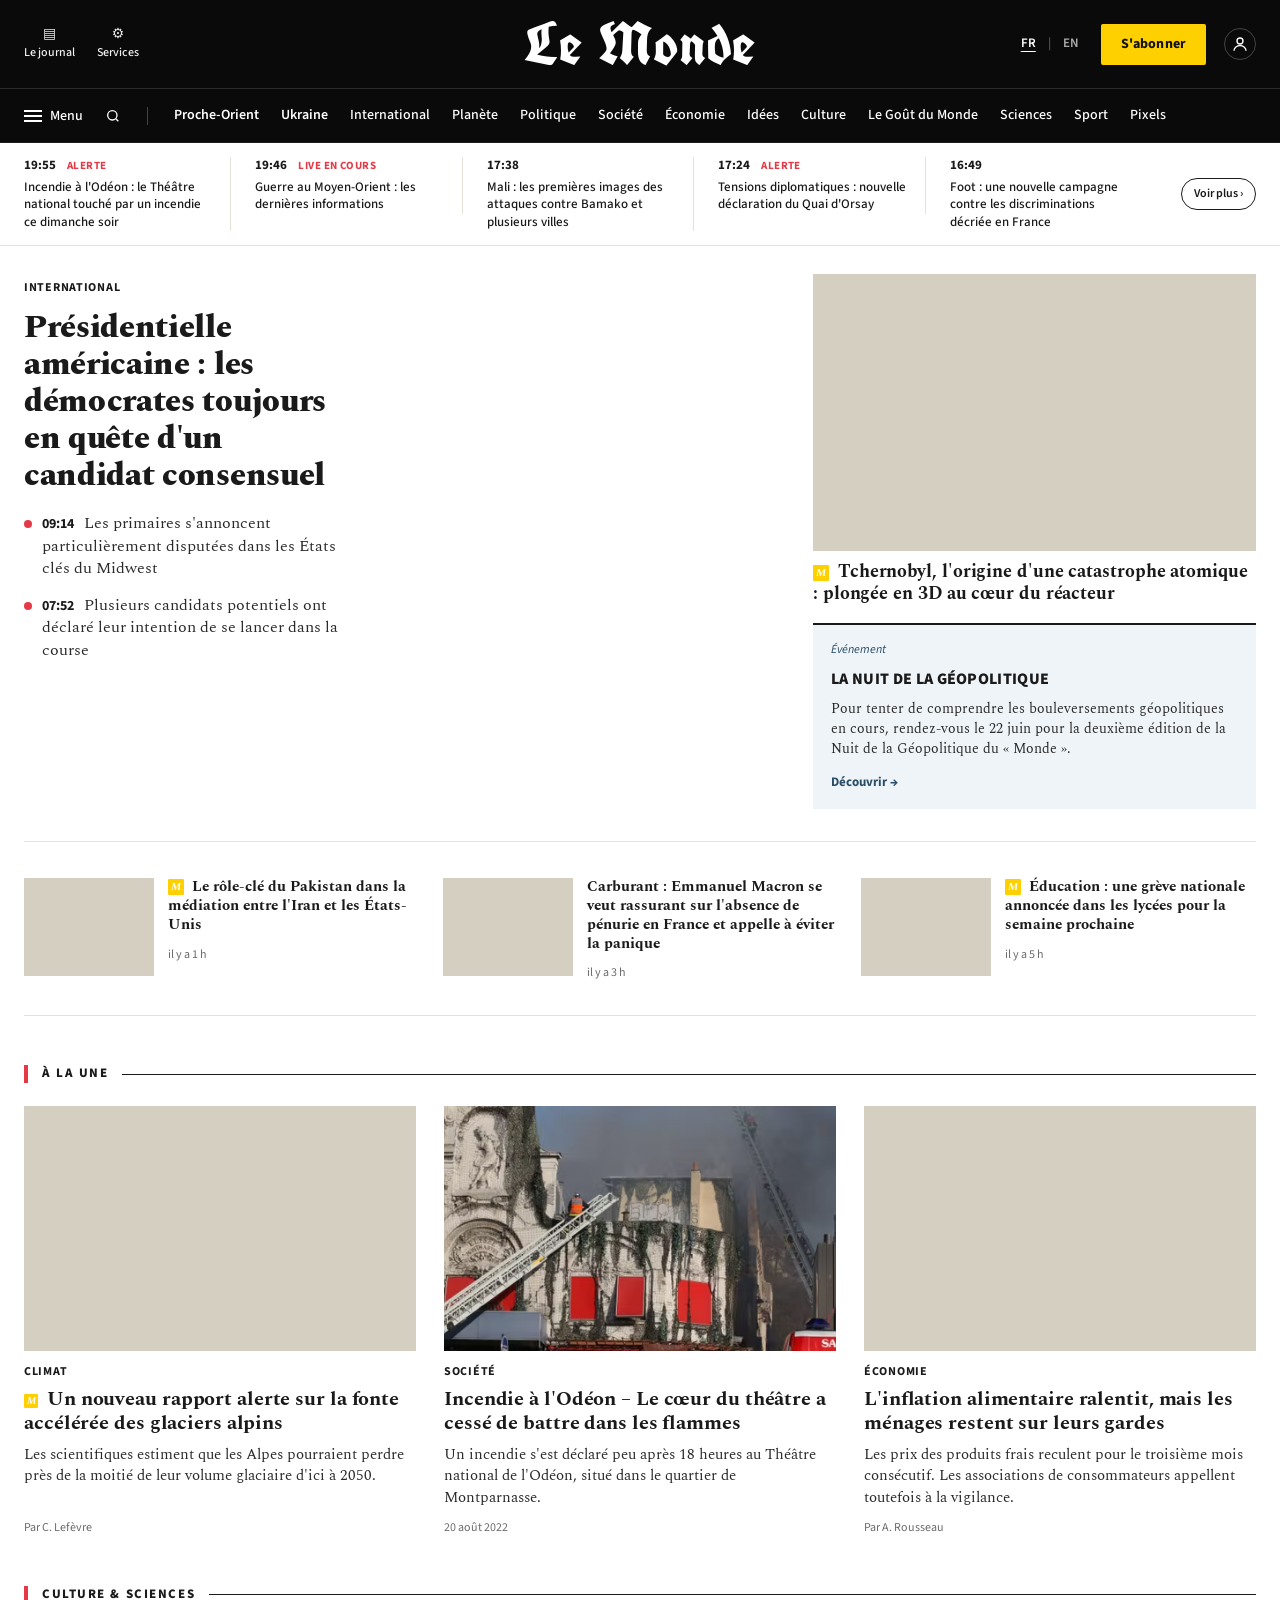
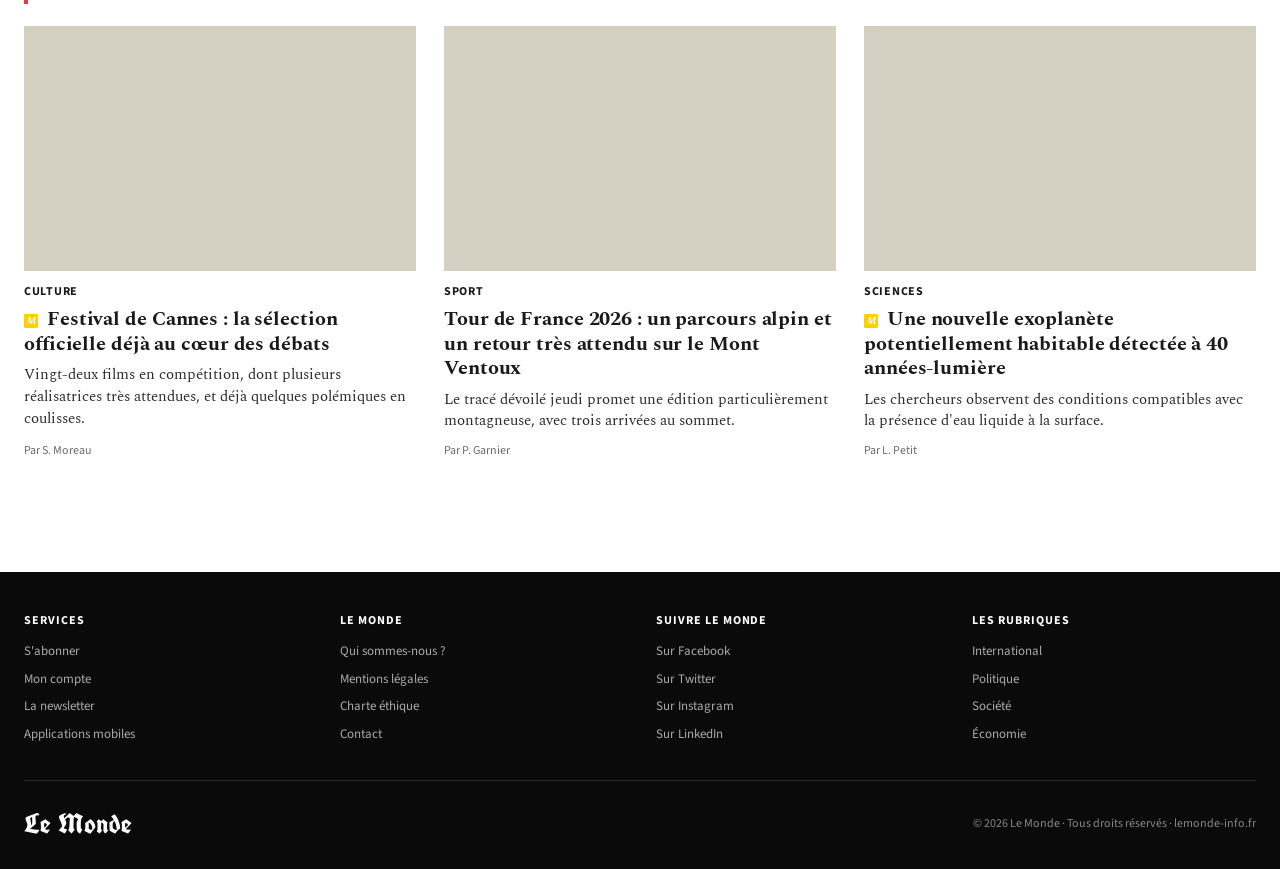
<file: index.html>
<!DOCTYPE html>
<html lang="fr">
<head>
    <meta charset="UTF-8">
    <meta name="viewport" content="width=device-width, initial-scale=1.0">
    <title>Le Monde — Actualités, Information en continu</title>
    <link rel="preconnect" href="https://fonts.googleapis.com">
    <link rel="preconnect" href="https://fonts.gstatic.com" crossorigin>
    <link href="https://fonts.googleapis.com/css2?family=UnifrakturCook:wght@700&family=Spectral:wght@400;500;600;700;800&family=Source+Sans+3:wght@400;500;600;700;800&display=swap" rel="stylesheet">
    <link rel="stylesheet" href="style.css">
</head>
<body>
    <header class="site-header">
        <div class="header-bar">
            <div class="header-bar-inner">
                <div class="header-left">
                    <a href="#" class="header-action">
                        <span class="action-icon">▤</span>
                        <span>Le journal</span>
                    </a>
                    <a href="#" class="header-action">
                        <span class="action-icon">⚙</span>
                        <span>Services</span>
                    </a>
                </div>
                <div class="logo">
                    <a href="index.html">Le Monde</a>
                </div>
                <div class="header-right">
                    <span class="lang-switch">
                        <a href="#" class="active">FR</a>
                        <span class="lang-sep">|</span>
                        <a href="#">EN</a>
                    </span>
                    <a href="#" class="btn-subscribe">S'abonner</a>
                    <a href="#" class="user-btn" aria-label="Mon compte">
                        <svg viewBox="0 0 24 24" width="18" height="18" fill="none" stroke="currentColor" stroke-width="1.8"><circle cx="12" cy="8" r="4"/><path d="M4 21c0-4 4-7 8-7s8 3 8 7"/></svg>
                    </a>
                </div>
            </div>
        </div>
        <nav class="main-nav">
            <div class="nav-inner">
                <button class="nav-menu" aria-label="Menu">
                    <span class="hamburger"></span>
                    <span>Menu</span>
                </button>
                <button class="nav-search" aria-label="Rechercher">
                    <svg viewBox="0 0 24 24" width="16" height="16" fill="none" stroke="currentColor" stroke-width="2"><circle cx="11" cy="11" r="7"/><path d="m20 20-3.5-3.5"/></svg>
                </button>
                <span class="nav-divider"></span>
                <a href="#" class="topic">Proche-Orient</a>
                <a href="#" class="topic">Ukraine</a>
                <a href="#">International</a>
                <a href="#">Planète</a>
                <a href="#">Politique</a>
                <a href="#">Société</a>
                <a href="#">Économie</a>
                <a href="#">Idées</a>
                <a href="#">Culture</a>
                <a href="#">Le Goût du Monde</a>
                <a href="#">Sciences</a>
                <a href="#">Sport</a>
                <a href="#">Pixels</a>
            </div>
        </nav>
    </header>

    <section class="alert-bar">
        <div class="alert-inner">
            <a href="article.html" class="alert-item">
                <span class="alert-time">19:55</span>
                <span class="alert-tag tag-alerte">ALERTE</span>
                <span class="alert-title">Incendie à l'Odéon : le Théâtre national touché par un incendie ce dimanche soir</span>
            </a>
            <div class="alert-item disabled">
                <span class="alert-time">19:46</span>
                <span class="alert-tag tag-live">LIVE EN COURS</span>
                <span class="alert-title">Guerre au Moyen-Orient : les dernières informations</span>
            </div>
            <div class="alert-item disabled">
                <span class="alert-time">17:38</span>
                <span class="alert-title">Mali : les premières images des attaques contre Bamako et plusieurs villes</span>
            </div>
            <div class="alert-item disabled">
                <span class="alert-time">17:24</span>
                <span class="alert-tag tag-alerte">ALERTE</span>
                <span class="alert-title">Tensions diplomatiques : nouvelle déclaration du Quai d'Orsay</span>
            </div>
            <div class="alert-item disabled">
                <span class="alert-time">16:49</span>
                <span class="alert-title">Foot : une nouvelle campagne contre les discriminations décriée en France</span>
            </div>
            <a href="#" class="alert-more disabled">Voir plus ›</a>
        </div>
    </section>

    <main class="home">
        <section class="hero">
            <div class="hero-main disabled">
                <div class="hero-text">
                    <div class="hero-tags">
                        <span class="rubric-inline">International</span>
                    </div>
                    <h1 class="hero-title">Présidentielle américaine : les démocrates toujours en quête d'un candidat consensuel</h1>
                    <ul class="hero-bullets">
                        <li><span class="bullet-time">09:14</span> Les primaires s'annoncent particulièrement disputées dans les États clés du Midwest</li>
                        <li><span class="bullet-time">07:52</span> Plusieurs candidats potentiels ont déclaré leur intention de se lancer dans la course</li>
                    </ul>
                </div>
                <div class="hero-image" style="background-image: url('https://picsum.photos/seed/lm-uspol/800/600'); background-size: cover; background-position: center;">
                </div>
            </div>

            <aside class="hero-side">
                <article class="side-feature disabled">
                    <div class="side-feature-image" style="background-image: url('https://picsum.photos/seed/lm-event/600/400');"></div>
                    <h3>
                        <span class="m-badge" aria-label="Article réservé à nos abonnés">M</span>
                        Tchernobyl, l'origine d'une catastrophe atomique : plongée en 3D au cœur du réacteur
                    </h3>
                </article>
                <div class="side-cta disabled">
                    <span class="cta-eyebrow">Événement</span>
                    <p class="cta-title">LA NUIT DE LA GÉOPOLITIQUE</p>
                    <p class="cta-text">Pour tenter de comprendre les bouleversements géopolitiques en cours, rendez-vous le 22 juin pour la deuxième édition de la Nuit de la Géopolitique du « Monde ».</p>
                    <span class="cta-link">Découvrir →</span>
                </div>
            </aside>
        </section>

        <section class="hero-secondary">
            <article class="card-mini disabled">
                <div class="card-mini-image" style="background-image: url('https://picsum.photos/seed/lm-iran/300/220');"></div>
                <div>
                    <h4>
                        <span class="m-badge" aria-label="Article réservé à nos abonnés">M</span>
                        Le rôle-clé du Pakistan dans la médiation entre l'Iran et les États-Unis
                    </h4>
                    <span class="byline">il y a 1 h</span>
                </div>
            </article>
            <article class="card-mini disabled">
                <div class="card-mini-image" style="background-image: url('https://picsum.photos/seed/lm-eco/300/220');"></div>
                <div>
                    <h4>Carburant : Emmanuel Macron se veut rassurant sur l'absence de pénurie en France et appelle à éviter la panique</h4>
                    <span class="byline">il y a 3 h</span>
                </div>
            </article>
            <article class="card-mini disabled">
                <div class="card-mini-image" style="background-image: url('https://picsum.photos/seed/lm-edu/300/220');"></div>
                <div>
                    <h4>
                        <span class="m-badge" aria-label="Article réservé à nos abonnés">M</span>
                        Éducation : une grève nationale annoncée dans les lycées pour la semaine prochaine
                    </h4>
                    <span class="byline">il y a 5 h</span>
                </div>
            </article>
        </section>

        <section class="block">
            <h2 class="block-title"><span>À la une</span></h2>
            <div class="grid">
                <article class="card disabled">
                    <div class="card-image" style="background-image: url('https://picsum.photos/seed/lm-glacier/600/400');"></div>
                    <span class="rubric">Climat</span>
                    <h2>
                        <span class="m-badge m-badge-sm" aria-label="Article réservé à nos abonnés">M</span>
                        Un nouveau rapport alerte sur la fonte accélérée des glaciers alpins
                    </h2>
                    <p class="card-deck">Les scientifiques estiment que les Alpes pourraient perdre près de la moitié de leur volume glaciaire d'ici à 2050.</p>
                    <span class="byline">Par C. Lefèvre</span>
                </article>

                <a href="article.html" class="card">
                    <div class="card-image" style="background-image: url('assets/theatre-feu.avif');"></div>
                    <span class="rubric">Société</span>
                    <h2>Incendie à l'Odéon – Le cœur du théâtre a cessé de battre dans les flammes</h2>
                    <p class="card-deck">Un incendie s'est déclaré peu après 18 heures au Théâtre national de l'Odéon, situé dans le quartier de Montparnasse.</p>
                    <span class="byline">20 août 2022</span>
                </a>

                <article class="card disabled">
                    <div class="card-image" style="background-image: url('https://picsum.photos/seed/lm-bce/600/400');"></div>
                    <span class="rubric">Économie</span>
                    <h2>L'inflation alimentaire ralentit, mais les ménages restent sur leurs gardes</h2>
                    <p class="card-deck">Les prix des produits frais reculent pour le troisième mois consécutif. Les associations de consommateurs appellent toutefois à la vigilance.</p>
                    <span class="byline">Par A. Rousseau</span>
                </article>
            </div>
        </section>

        <section class="block">
            <h2 class="block-title"><span>Culture &amp; Sciences</span></h2>
            <div class="grid">
                <article class="card disabled">
                    <div class="card-image" style="background-image: url('https://picsum.photos/seed/lm-cannes/600/400');"></div>
                    <span class="rubric">Culture</span>
                    <h2>
                        <span class="m-badge m-badge-sm" aria-label="Article réservé à nos abonnés">M</span>
                        Festival de Cannes : la sélection officielle déjà au cœur des débats
                    </h2>
                    <p class="card-deck">Vingt-deux films en compétition, dont plusieurs réalisatrices très attendues, et déjà quelques polémiques en coulisses.</p>
                    <span class="byline">Par S. Moreau</span>
                </article>

                <article class="card disabled">
                    <div class="card-image" style="background-image: url('https://picsum.photos/seed/lm-cycle/600/400');"></div>
                    <span class="rubric">Sport</span>
                    <h2>Tour de France 2026 : un parcours alpin et un retour très attendu sur le Mont Ventoux</h2>
                    <p class="card-deck">Le tracé dévoilé jeudi promet une édition particulièrement montagneuse, avec trois arrivées au sommet.</p>
                    <span class="byline">Par P. Garnier</span>
                </article>

                <article class="card disabled">
                    <div class="card-image" style="background-image: url('https://picsum.photos/seed/lm-space/600/400');"></div>
                    <span class="rubric">Sciences</span>
                    <h2>
                        <span class="m-badge m-badge-sm" aria-label="Article réservé à nos abonnés">M</span>
                        Une nouvelle exoplanète potentiellement habitable détectée à 40 années-lumière
                    </h2>
                    <p class="card-deck">Les chercheurs observent des conditions compatibles avec la présence d'eau liquide à la surface.</p>
                    <span class="byline">Par L. Petit</span>
                </article>
            </div>
        </section>
    </main>

    <footer class="site-footer">
        <div class="footer-inner">
            <div class="footer-cols">
                <div class="footer-col">
                    <h4>Services</h4>
                    <a href="#">S'abonner</a>
                    <a href="#">Mon compte</a>
                    <a href="#">La newsletter</a>
                    <a href="#">Applications mobiles</a>
                </div>
                <div class="footer-col">
                    <h4>Le Monde</h4>
                    <a href="#">Qui sommes-nous ?</a>
                    <a href="#">Mentions légales</a>
                    <a href="#">Charte éthique</a>
                    <a href="#">Contact</a>
                </div>
                <div class="footer-col">
                    <h4>Suivre Le Monde</h4>
                    <a href="#">Sur Facebook</a>
                    <a href="#">Sur Twitter</a>
                    <a href="#">Sur Instagram</a>
                    <a href="#">Sur LinkedIn</a>
                </div>
                <div class="footer-col">
                    <h4>Les rubriques</h4>
                    <a href="#">International</a>
                    <a href="#">Politique</a>
                    <a href="#">Société</a>
                    <a href="#">Économie</a>
                </div>
            </div>
            <div class="footer-bottom">
                <span class="footer-logo">Le Monde</span>
                <span>© 2026 Le Monde · Tous droits réservés · lemonde-info.fr</span>
            </div>
        </div>
    </footer>
</body>
</html>
</file>
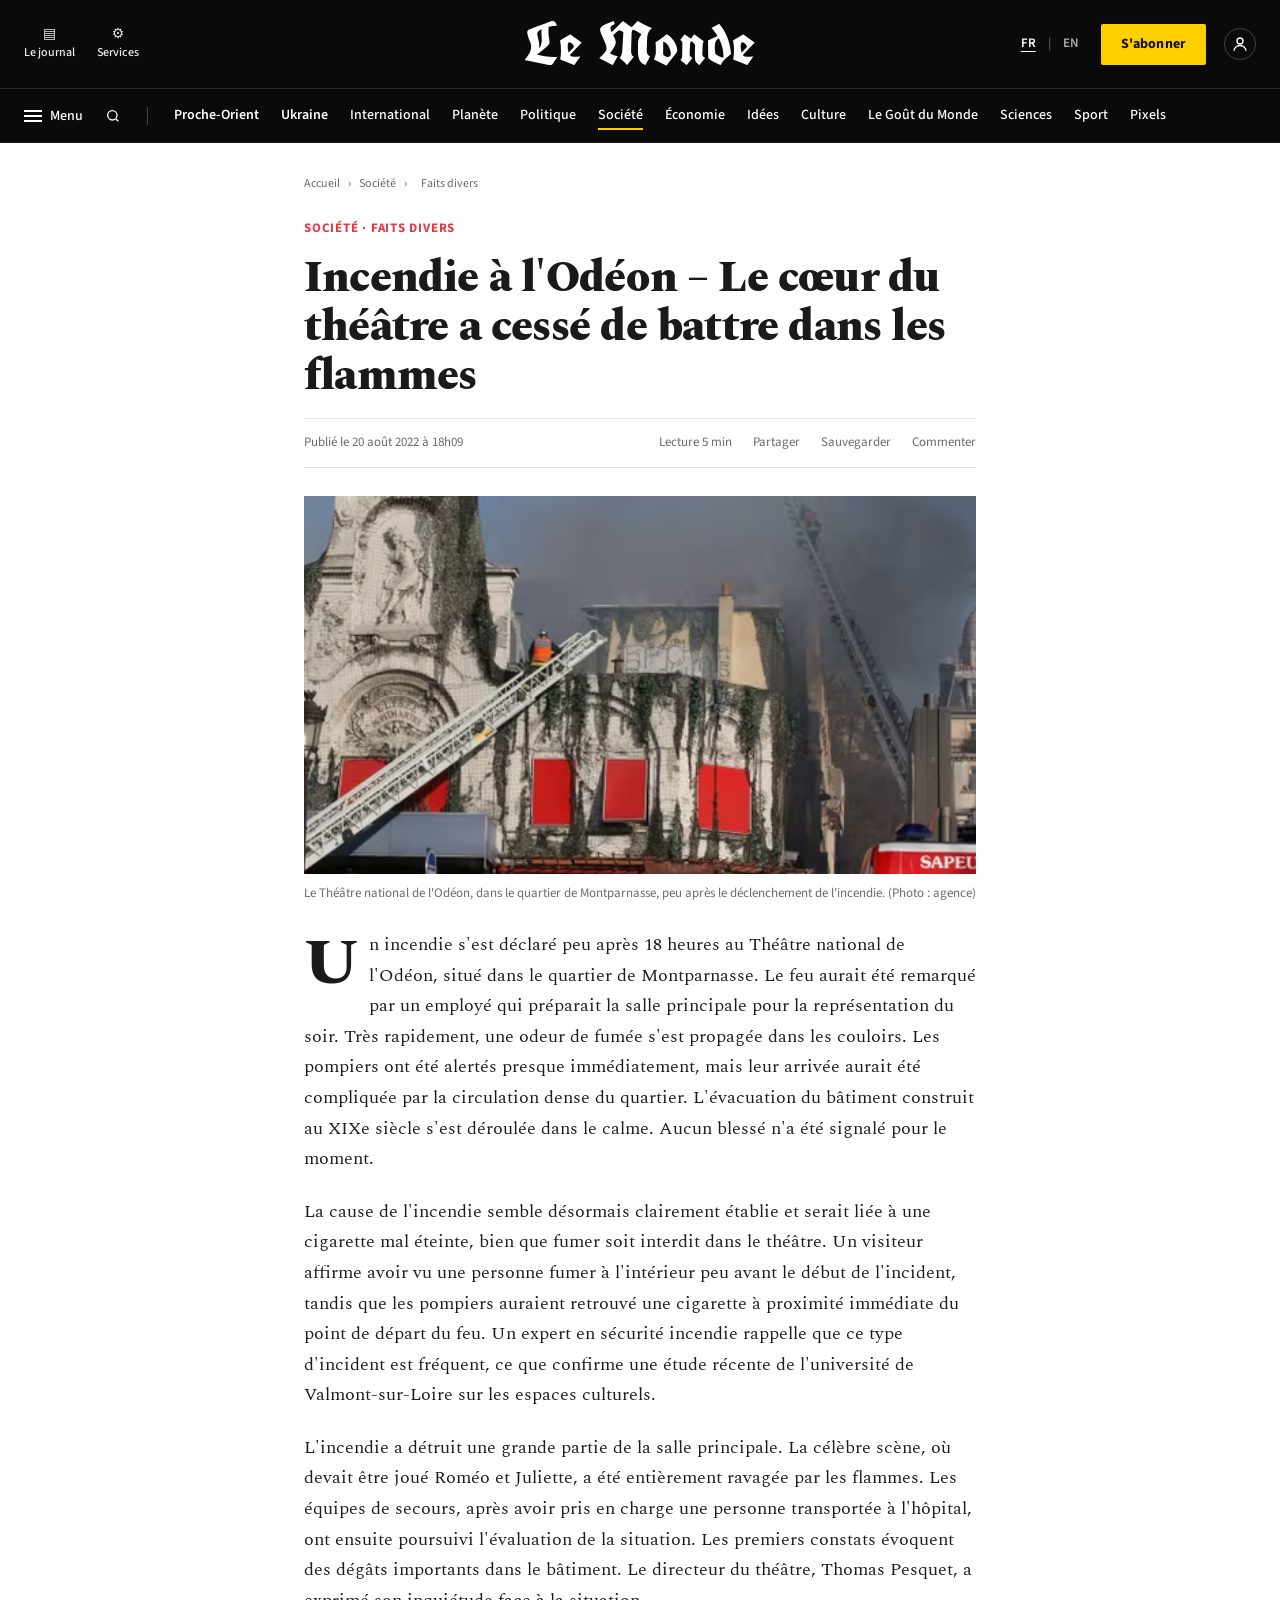
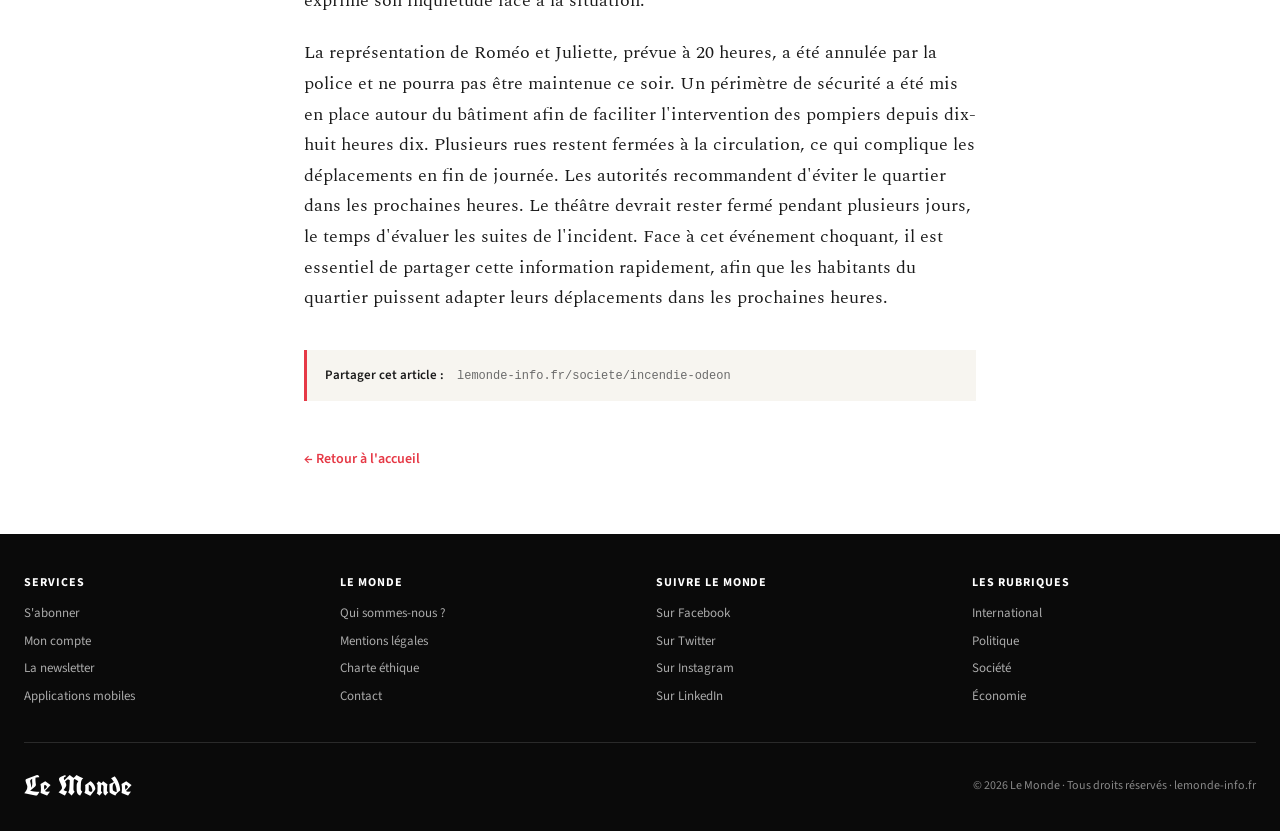
<file: article.html>
<!DOCTYPE html>
<html lang="fr">
<head>
    <meta charset="UTF-8">
    <meta name="viewport" content="width=device-width, initial-scale=1.0">
    <title>Incendie à l'Odéon — Le Monde</title>
    <link rel="preconnect" href="https://fonts.googleapis.com">
    <link rel="preconnect" href="https://fonts.gstatic.com" crossorigin>
    <link href="https://fonts.googleapis.com/css2?family=UnifrakturCook:wght@700&family=Spectral:wght@400;500;600;700;800&family=Source+Sans+3:wght@400;500;600;700;800&display=swap" rel="stylesheet">
    <link rel="stylesheet" href="style.css">
</head>
<body>
    <header class="site-header">
        <div class="header-bar">
            <div class="header-bar-inner">
                <div class="header-left">
                    <a href="#" class="header-action">
                        <span class="action-icon">▤</span>
                        <span>Le journal</span>
                    </a>
                    <a href="#" class="header-action">
                        <span class="action-icon">⚙</span>
                        <span>Services</span>
                    </a>
                </div>
                <div class="logo">
                    <a href="index.html">Le Monde</a>
                </div>
                <div class="header-right">
                    <span class="lang-switch">
                        <a href="#" class="active">FR</a>
                        <span class="lang-sep">|</span>
                        <a href="#">EN</a>
                    </span>
                    <a href="#" class="btn-subscribe">S'abonner</a>
                    <a href="#" class="user-btn" aria-label="Mon compte">
                        <svg viewBox="0 0 24 24" width="18" height="18" fill="none" stroke="currentColor" stroke-width="1.8"><circle cx="12" cy="8" r="4"/><path d="M4 21c0-4 4-7 8-7s8 3 8 7"/></svg>
                    </a>
                </div>
            </div>
        </div>
        <nav class="main-nav">
            <div class="nav-inner">
                <button class="nav-menu" aria-label="Menu">
                    <span class="hamburger"></span>
                    <span>Menu</span>
                </button>
                <button class="nav-search" aria-label="Rechercher">
                    <svg viewBox="0 0 24 24" width="16" height="16" fill="none" stroke="currentColor" stroke-width="2"><circle cx="11" cy="11" r="7"/><path d="m20 20-3.5-3.5"/></svg>
                </button>
                <span class="nav-divider"></span>
                <a href="#" class="topic">Proche-Orient</a>
                <a href="#" class="topic">Ukraine</a>
                <a href="#">International</a>
                <a href="#">Planète</a>
                <a href="#">Politique</a>
                <a href="#" class="active">Société</a>
                <a href="#">Économie</a>
                <a href="#">Idées</a>
                <a href="#">Culture</a>
                <a href="#">Le Goût du Monde</a>
                <a href="#">Sciences</a>
                <a href="#">Sport</a>
                <a href="#">Pixels</a>
            </div>
        </nav>
    </header>

    <main class="article">
        <nav class="breadcrumb">
            <a href="index.html">Accueil</a>
            <span>›</span>
            <a href="#">Société</a>
            <span>›</span>
            <span>Faits divers</span>
        </nav>

        <span class="rubric rubric-large">Société · Faits divers</span>

        <h1 class="article-title">Incendie à l'Odéon – Le cœur du théâtre a cessé de battre dans les flammes</h1>

        <div class="article-meta">
            <div class="meta-author">
                <time datetime="2022-08-20T18:09">Publié le 20 août 2022 à 18h09</time>
            </div>
            <div class="meta-actions">
                <span class="action">Lecture 5 min</span>
                <span class="action">Partager</span>
                <span class="action">Sauvegarder</span>
                <span class="action">Commenter</span>
            </div>
        </div>

        <figure class="article-figure">
            <div class="figure-image figure-image--photo">
                <img src="assets/theatre-feu.avif" alt="Le Théâtre national de l'Odéon en flammes">
            </div>
            <figcaption>Le Théâtre national de l'Odéon, dans le quartier de Montparnasse, peu après le déclenchement de l'incendie. (Photo : agence)</figcaption>
        </figure>

        <div class="article-body">
            <p>Un incendie s'est déclaré peu après 18 heures au Théâtre national de l'Odéon, situé dans le quartier de Montparnasse. Le feu aurait été remarqué par un employé qui préparait la salle principale pour la représentation du soir. Très rapidement, une odeur de fumée s'est propagée dans les couloirs. Les pompiers ont été alertés presque immédiatement, mais leur arrivée aurait été compliquée par la circulation dense du quartier. L'évacuation du bâtiment construit au XIXe siècle s'est déroulée dans le calme. Aucun blessé n'a été signalé pour le moment.</p>

            <p>La cause de l'incendie semble désormais clairement établie et serait liée à une cigarette mal éteinte, bien que fumer soit interdit dans le théâtre. Un visiteur affirme avoir vu une personne fumer à l'intérieur peu avant le début de l'incident, tandis que les pompiers auraient retrouvé une cigarette à proximité immédiate du point de départ du feu. Un expert en sécurité incendie rappelle que ce type d'incident est fréquent, ce que confirme une étude récente de l'université de Valmont-sur-Loire sur les espaces culturels.</p>

            <p>L'incendie a détruit une grande partie de la salle principale. La célèbre scène, où devait être joué Roméo et Juliette, a été entièrement ravagée par les flammes. Les équipes de secours, après avoir pris en charge une personne transportée à l'hôpital, ont ensuite poursuivi l'évaluation de la situation. Les premiers constats évoquent des dégâts importants dans le bâtiment. Le directeur du théâtre, Thomas Pesquet, a exprimé son inquiétude face à la situation.</p>

            <p>La représentation de Roméo et Juliette, prévue à 20 heures, a été annulée par la police et ne pourra pas être maintenue ce soir. Un périmètre de sécurité a été mis en place autour du bâtiment afin de faciliter l'intervention des pompiers depuis dix-huit heures dix. Plusieurs rues restent fermées à la circulation, ce qui complique les déplacements en fin de journée. Les autorités recommandent d'éviter le quartier dans les prochaines heures. Le théâtre devrait rester fermé pendant plusieurs jours, le temps d'évaluer les suites de l'incident. Face à cet événement choquant, il est essentiel de partager cette information rapidement, afin que les habitants du quartier puissent adapter leurs déplacements dans les prochaines heures.</p>
        </div>

        <div class="article-share">
            <span class="share-label">Partager cet article :</span>
            <span class="share-link">lemonde-info.fr/societe/incendie-odeon</span>
        </div>

        <a href="index.html" class="back-link">← Retour à l'accueil</a>
    </main>

    <footer class="site-footer">
        <div class="footer-inner">
            <div class="footer-cols">
                <div class="footer-col">
                    <h4>Services</h4>
                    <a href="#">S'abonner</a>
                    <a href="#">Mon compte</a>
                    <a href="#">La newsletter</a>
                    <a href="#">Applications mobiles</a>
                </div>
                <div class="footer-col">
                    <h4>Le Monde</h4>
                    <a href="#">Qui sommes-nous ?</a>
                    <a href="#">Mentions légales</a>
                    <a href="#">Charte éthique</a>
                    <a href="#">Contact</a>
                </div>
                <div class="footer-col">
                    <h4>Suivre Le Monde</h4>
                    <a href="#">Sur Facebook</a>
                    <a href="#">Sur Twitter</a>
                    <a href="#">Sur Instagram</a>
                    <a href="#">Sur LinkedIn</a>
                </div>
                <div class="footer-col">
                    <h4>Les rubriques</h4>
                    <a href="#">International</a>
                    <a href="#">Politique</a>
                    <a href="#">Société</a>
                    <a href="#">Économie</a>
                </div>
            </div>
            <div class="footer-bottom">
                <span class="footer-logo">Le Monde</span>
                <span>© 2026 Le Monde · Tous droits réservés · lemonde-info.fr</span>
            </div>
        </div>
    </footer>
</body>
</html>
</file>
<file: style.css>
:root {
    --bg: #ffffff;
    --bg-soft: #f7f5f0;
    --text: #1a1a1a;
    --text-soft: #2a2a2a;
    --text-muted: #6b6b6b;
    --border: #e5e1d8;
    --border-strong: #1a1a1a;
    --accent: #e63946;
    --accent-deep: #c8102e;
    --yellow: #ffd000;
    --yellow-deep: #f2b900;
    --header-bg: #0a0a0a;
    --serif: "Spectral", Georgia, "Times New Roman", serif;
    --sans: "Source Sans 3", system-ui, -apple-system, "Segoe UI", sans-serif;
    --logo-font: "UnifrakturCook", "Spectral", Georgia, serif;
}

* { box-sizing: border-box; }

html, body {
    margin: 0;
    padding: 0;
    background: var(--bg);
    color: var(--text);
    font-family: var(--serif);
    font-size: 16px;
    line-height: 1.5;
    -webkit-font-smoothing: antialiased;
}

a { color: inherit; text-decoration: none; }
img { display: block; max-width: 100%; height: auto; }

/* ---------- Header (entire black band) ---------- */
.site-header {
    background: var(--header-bg);
    color: #fff;
}

.header-bar {
    border-bottom: 1px solid #2a2a2a;
}

.header-bar-inner {
    max-width: 1280px;
    margin: 0 auto;
    padding: 14px 24px;
    display: grid;
    grid-template-columns: 1fr auto 1fr;
    align-items: center;
    gap: 24px;
}

.header-left {
    display: flex;
    align-items: center;
    gap: 22px;
    font-family: var(--sans);
    font-size: 12px;
}

.header-action {
    display: inline-flex;
    flex-direction: column;
    align-items: center;
    gap: 3px;
    color: #f0f0f0;
    font-weight: 500;
}

.action-icon {
    font-size: 14px;
    line-height: 1;
    opacity: 0.95;
}

.header-action:hover { color: #fff; }

/* Logo (Le Monde gothic) */
.logo {
    text-align: center;
}
.logo a {
    font-family: var(--logo-font);
    font-weight: 700;
    font-size: clamp(38px, 5.5vw, 60px);
    color: #fff;
    line-height: 1;
    letter-spacing: 0.01em;
    display: inline-block;
}

.header-right {
    display: flex;
    align-items: center;
    justify-content: flex-end;
    gap: 18px;
    font-family: var(--sans);
    font-size: 13px;
}

.lang-switch {
    display: flex;
    align-items: center;
    gap: 8px;
    font-weight: 600;
    color: #ddd;
}
.lang-switch a {
    padding: 2px 4px;
    color: #aaa;
    transition: color 0.15s;
}
.lang-switch a.active {
    color: #fff;
    text-decoration: underline;
    text-underline-offset: 4px;
}
.lang-switch a:hover { color: #fff; }
.lang-sep { color: #555; }

.btn-subscribe {
    background: var(--yellow);
    color: #111;
    padding: 10px 20px;
    font-weight: 700;
    border-radius: 2px;
    letter-spacing: 0.01em;
    font-size: 14px;
    transition: background 0.15s;
}
.btn-subscribe:hover { background: var(--yellow-deep); }

.user-btn {
    display: inline-flex;
    align-items: center;
    justify-content: center;
    width: 32px;
    height: 32px;
    color: #fff;
    border: 1px solid #444;
    border-radius: 50%;
}
.user-btn:hover { border-color: #fff; }

/* Nav bar */
.main-nav {
    background: var(--header-bg);
    border-bottom: 1px solid #1f1f1f;
}

.nav-inner {
    max-width: 1280px;
    margin: 0 auto;
    padding: 12px 24px;
    display: flex;
    align-items: center;
    flex-wrap: wrap;
    gap: 22px;
    font-family: var(--sans);
    font-size: 14px;
    font-weight: 500;
    color: #fff;
}

.nav-menu, .nav-search {
    display: inline-flex;
    align-items: center;
    gap: 8px;
    background: none;
    border: none;
    color: #fff;
    font-family: inherit;
    font-size: 14px;
    font-weight: 500;
    cursor: pointer;
    padding: 4px 0;
}

.hamburger {
    display: inline-block;
    width: 18px;
    height: 12px;
    position: relative;
}
.hamburger::before, .hamburger::after, .hamburger {
    background-image:
        linear-gradient(#fff, #fff),
        linear-gradient(#fff, #fff),
        linear-gradient(#fff, #fff);
    background-size: 18px 2px, 18px 2px, 18px 2px;
    background-position: 0 0, 0 5px, 0 10px;
    background-repeat: no-repeat;
}

.nav-divider {
    width: 1px;
    height: 18px;
    background: #444;
    margin: 0 4px;
}

.nav-inner a {
    color: #fff;
    padding: 4px 0;
    transition: color 0.15s;
}
.nav-inner a:hover { color: var(--yellow); }
.nav-inner a.active {
    color: #fff;
    border-bottom: 2px solid var(--yellow);
    padding-bottom: 2px;
}
.nav-inner a.topic {
    color: #fff;
    font-weight: 600;
}

/* ---------- Alert bar ---------- */
.alert-bar {
    background: #fff;
    border-bottom: 1px solid var(--border);
}

.alert-inner {
    max-width: 1280px;
    margin: 0 auto;
    padding: 14px 24px;
    display: grid;
    grid-template-columns: repeat(5, 1fr) auto;
    gap: 24px;
    align-items: start;
    font-family: var(--sans);
    font-size: 13px;
}

.alert-item {
    display: block;
    padding-right: 18px;
    border-right: 1px solid var(--border);
    line-height: 1.35;
}
.alert-item:nth-child(5) { border-right: none; }

.alert-time {
    display: inline-block;
    font-weight: 700;
    color: var(--text);
    margin-right: 8px;
    font-size: 13px;
}

.alert-tag {
    display: inline-block;
    font-weight: 700;
    font-size: 11px;
    letter-spacing: 0.04em;
    padding: 1px 0;
    margin-right: 6px;
}
.tag-alerte { color: var(--accent); }
.tag-live { color: var(--accent); }

.alert-title {
    display: block;
    margin-top: 4px;
    color: var(--text);
    font-size: 13px;
    font-weight: 500;
    line-height: 1.35;
}

.alert-item:not(.disabled):hover .alert-title { text-decoration: underline; }

.alert-more {
    align-self: center;
    color: var(--text);
    font-weight: 600;
    padding: 6px 12px;
    border: 1px solid var(--border-strong);
    border-radius: 999px;
    font-size: 12px;
    white-space: nowrap;
}

/* ---------- Common atoms ---------- */
.rubric, .rubric-inline {
    display: inline-block;
    color: var(--text);
    font-family: var(--sans);
    font-size: 12px;
    font-weight: 700;
    text-transform: uppercase;
    letter-spacing: 0.06em;
    margin-bottom: 8px;
}

.byline {
    font-family: var(--sans);
    font-size: 12px;
    color: var(--text-muted);
}

/* M badge — Le Monde subscriber mark */
.m-badge {
    display: inline-block;
    background: var(--yellow);
    color: #fff;
    font-family: var(--serif);
    font-weight: 700;
    font-style: italic;
    font-size: 11px;
    width: 16px;
    height: 16px;
    text-align: center;
    line-height: 16px;
    vertical-align: 1px;
    margin-right: 4px;
    border-radius: 1px;
}
.m-badge-sm {
    width: 14px;
    height: 14px;
    line-height: 14px;
    font-size: 10px;
}

/* LIVE badge */
.live-badge {
    display: inline-block;
    background: var(--accent);
    color: #fff;
    font-family: var(--sans);
    font-size: 11px;
    font-weight: 700;
    text-transform: uppercase;
    letter-spacing: 0.05em;
    padding: 3px 8px;
    border-radius: 2px;
    margin-right: 8px;
    vertical-align: middle;
}

/* ---------- Home layout ---------- */
.home {
    max-width: 1280px;
    margin: 0 auto;
    padding: 28px 24px 64px;
}

/* Hero (featured + side) */
.hero {
    display: grid;
    grid-template-columns: 1.7fr 1fr;
    gap: 36px;
    margin-bottom: 36px;
    padding-bottom: 32px;
    border-bottom: 1px solid var(--border);
}

.hero-main {
    display: grid;
    grid-template-columns: 1fr 1.2fr;
    gap: 24px;
    align-items: start;
}

.hero-tags {
    margin-bottom: 12px;
}

.rubric-inline {
    margin-bottom: 0;
    vertical-align: middle;
}

.hero-title {
    font-family: var(--serif);
    font-weight: 800;
    font-size: clamp(24px, 2.6vw, 32px);
    line-height: 1.15;
    margin: 0 0 18px;
    letter-spacing: -0.01em;
    color: var(--text);
}

.hero-bullets {
    list-style: none;
    padding: 0;
    margin: 0;
}
.hero-bullets li {
    position: relative;
    padding-left: 18px;
    margin-bottom: 14px;
    font-family: var(--serif);
    font-size: 16px;
    line-height: 1.4;
    color: var(--text-soft);
}
.hero-bullets li::before {
    content: '';
    position: absolute;
    left: 0;
    top: 8px;
    width: 8px;
    height: 8px;
    background: var(--accent);
    border-radius: 50%;
}
.bullet-time {
    font-family: var(--sans);
    font-weight: 700;
    color: var(--text);
    margin-right: 6px;
    font-size: 14px;
}

.hero-image {
    aspect-ratio: 4 / 3;
    background:
        linear-gradient(135deg, rgba(0,0,0,0.45), rgba(0,0,0,0.15)),
        radial-gradient(circle at 30% 70%, #ffb347 0%, #c8102e 35%, #4a1f0f 75%, #1a0a05 100%);
    position: relative;
    display: flex;
    align-items: flex-end;
    justify-content: center;
    color: rgba(255,255,255,0.85);
    font-family: var(--sans);
    font-size: 12px;
    overflow: hidden;
}

.figure-image--photo,
.hero-image--photo {
    background: #111;
}

.figure-image--photo img,
.hero-image--photo img {
    width: 100%;
    height: 100%;
    object-fit: cover;
    display: block;
}

.image-placeholder {
    padding: 6px 12px;
    background: rgba(0,0,0,0.55);
    margin-bottom: 12px;
    font-style: italic;
    font-size: 12px;
}

.hero-main:hover .hero-title { color: var(--accent-deep); }

/* Hero side column */
.hero-side {
    display: flex;
    flex-direction: column;
    gap: 18px;
}

.side-feature-image {
    aspect-ratio: 16 / 10;
    background-size: cover;
    background-position: center;
    background-color: #d5cfc1;
    margin-bottom: 10px;
}

.side-feature h3 {
    font-family: var(--serif);
    font-weight: 700;
    font-size: 18px;
    line-height: 1.2;
    margin: 0;
    letter-spacing: -0.005em;
    color: var(--text);
}

.side-cta {
    background: #eef4f8;
    padding: 16px 18px;
    border-top: 2px solid #1a1a1a;
}
.cta-eyebrow {
    display: block;
    font-family: var(--sans);
    font-size: 12px;
    font-style: italic;
    color: #2a4d68;
    margin-bottom: 8px;
}
.cta-title {
    font-family: var(--sans);
    font-size: 16px;
    font-weight: 800;
    margin: 0 0 8px;
    letter-spacing: 0.02em;
    color: var(--text);
}
.cta-text {
    font-family: var(--serif);
    font-size: 14px;
    line-height: 1.45;
    color: var(--text-soft);
    margin: 0 0 10px;
}
.cta-link {
    font-family: var(--sans);
    font-size: 13px;
    font-weight: 700;
    color: #2a4d68;
}

/* Hero secondary row (3 minis below hero) */
.hero-secondary {
    display: grid;
    grid-template-columns: repeat(3, 1fr);
    gap: 24px;
    margin-bottom: 48px;
    padding-bottom: 32px;
    border-bottom: 1px solid var(--border);
}

.card-mini {
    display: grid;
    grid-template-columns: 130px 1fr;
    gap: 14px;
    align-items: start;
}

.card-mini-image {
    aspect-ratio: 4 / 3;
    background-size: cover;
    background-position: center;
    background-color: #d5cfc1;
}

.card-mini h4 {
    font-family: var(--serif);
    font-weight: 700;
    font-size: 15px;
    line-height: 1.25;
    margin: 0 0 6px;
    color: var(--text);
}

.card-mini .byline { font-size: 12px; }

.disabled { cursor: default; }

/* ---------- Section blocks ---------- */
.block { margin-bottom: 48px; }

.block-title {
    font-family: var(--sans);
    font-size: 13px;
    font-weight: 800;
    text-transform: uppercase;
    letter-spacing: 0.12em;
    color: var(--text);
    margin: 0 0 22px;
    display: flex;
    align-items: center;
    gap: 14px;
}

.block-title::before {
    content: '';
    width: 4px;
    height: 18px;
    background: var(--accent);
    display: inline-block;
}

.block-title::after {
    content: '';
    flex: 1;
    height: 1px;
    background: var(--border-strong);
}

.grid {
    display: grid;
    grid-template-columns: repeat(3, 1fr);
    gap: 28px;
}

.card {
    display: flex;
    flex-direction: column;
}

.card-image {
    aspect-ratio: 16 / 10;
    background-color: #d5cfc1;
    background-size: cover;
    background-position: center;
    margin-bottom: 12px;
}

.card .rubric { margin-bottom: 6px; }

.card h2 {
    font-family: var(--serif);
    font-weight: 700;
    font-size: 20px;
    line-height: 1.22;
    margin: 0 0 8px;
    letter-spacing: -0.005em;
    color: var(--text);
}

.card-deck {
    font-family: var(--serif);
    font-size: 15px;
    line-height: 1.45;
    color: var(--text-soft);
    margin: 0 0 10px;
}

.card .byline { margin-top: auto; }

/* ---------- Article page ---------- */
.article {
    max-width: 720px;
    margin: 0 auto;
    padding: 32px 24px 64px;
}

.breadcrumb {
    font-family: var(--sans);
    font-size: 12px;
    color: var(--text-muted);
    margin-bottom: 22px;
}
.breadcrumb a { color: var(--text-muted); }
.breadcrumb a:hover { color: var(--accent); }
.breadcrumb span { margin: 0 6px; }

.rubric-large {
    font-size: 13px !important;
    margin-bottom: 14px !important;
    color: var(--accent) !important;
}

.article-title {
    font-family: var(--serif);
    font-weight: 800;
    font-size: clamp(30px, 4vw, 44px);
    line-height: 1.12;
    letter-spacing: -0.018em;
    margin: 0 0 18px;
}

.article-deck {
    font-family: var(--serif);
    font-size: 21px;
    line-height: 1.42;
    color: var(--text-soft);
    font-weight: 400;
    margin: 0 0 24px;
}

.article-meta {
    display: flex;
    flex-wrap: wrap;
    justify-content: space-between;
    align-items: center;
    gap: 12px;
    padding: 14px 0;
    border-top: 1px solid var(--border);
    border-bottom: 1px solid var(--border);
    font-family: var(--sans);
    font-size: 13px;
    color: var(--text-muted);
    margin-bottom: 28px;
}

.author-name {
    color: var(--text);
    font-weight: 600;
}

.meta-sep { margin: 0 8px; opacity: 0.5; }

.meta-actions .action {
    margin-left: 18px;
    cursor: default;
}

.article-figure { margin: 0 0 28px; }

.figure-image {
    aspect-ratio: 16 / 9;
    background:
        linear-gradient(135deg, rgba(0,0,0,0.45), rgba(0,0,0,0.15)),
        radial-gradient(circle at 30% 70%, #ffb347 0%, #c8102e 35%, #4a1f0f 75%, #1a0a05 100%);
    position: relative;
    display: flex;
    align-items: flex-end;
    justify-content: center;
    color: rgba(255,255,255,0.85);
    font-family: var(--sans);
    overflow: hidden;
}

.image-placeholder-large { font-size: 13px; }

.article-figure figcaption {
    font-family: var(--sans);
    font-size: 13px;
    color: var(--text-muted);
    margin-top: 10px;
    line-height: 1.4;
}

.article-body p {
    font-family: var(--serif);
    font-size: 18px;
    line-height: 1.7;
    margin: 0 0 22px;
    color: var(--text);
}

.article-body p:first-child::first-letter {
    font-family: var(--serif);
    font-weight: 800;
    float: left;
    font-size: 64px;
    line-height: 0.9;
    margin: 6px 10px 0 0;
    color: var(--text);
}

.read-also {
    border-top: 1px solid var(--border-strong);
    border-bottom: 1px solid var(--border-strong);
    padding: 14px 0;
    margin: 28px 0;
}
.read-also-label {
    display: block;
    font-family: var(--sans);
    font-size: 11px;
    font-weight: 700;
    text-transform: uppercase;
    letter-spacing: 0.1em;
    color: var(--accent);
    margin-bottom: 6px;
}
.read-also p {
    font-family: var(--serif);
    font-size: 17px;
    font-weight: 600;
    line-height: 1.3;
    margin: 0;
    color: var(--text);
}

.article-share {
    margin: 36px 0 24px;
    padding: 16px 18px;
    background: var(--bg-soft);
    border-left: 3px solid var(--accent);
    font-family: var(--sans);
    font-size: 13px;
    color: var(--text-muted);
}
.share-label { font-weight: 600; color: var(--text); margin-right: 10px; }
.share-link { font-family: ui-monospace, "SF Mono", Menlo, monospace; font-size: 12px; }

.back-link {
    display: inline-block;
    margin-top: 24px;
    font-family: var(--sans);
    font-size: 14px;
    color: var(--accent);
    font-weight: 600;
}
.back-link:hover { text-decoration: underline; }

/* ---------- Footer ---------- */
.site-footer {
    background: #0a0a0a;
    color: #ccc;
    margin-top: 0;
}

.footer-inner {
    max-width: 1280px;
    margin: 0 auto;
    padding: 40px 24px 24px;
}

.footer-cols {
    display: grid;
    grid-template-columns: repeat(4, 1fr);
    gap: 32px;
    padding-bottom: 28px;
    border-bottom: 1px solid #2a2a2a;
}

.footer-col h4 {
    font-family: var(--sans);
    font-size: 12px;
    text-transform: uppercase;
    letter-spacing: 0.08em;
    color: #fff;
    margin: 0 0 12px;
    font-weight: 700;
}

.footer-col a {
    display: block;
    font-family: var(--sans);
    font-size: 13px;
    color: #aaa;
    margin-bottom: 8px;
    transition: color 0.15s;
}
.footer-col a:hover { color: #fff; }

.footer-bottom {
    display: flex;
    justify-content: space-between;
    align-items: center;
    flex-wrap: wrap;
    gap: 14px;
    padding-top: 22px;
    font-family: var(--sans);
    font-size: 12px;
    color: #888;
}

.footer-logo {
    font-family: var(--logo-font);
    font-weight: 700;
    font-size: 28px;
    color: #fff;
}

/* ---------- Responsive ---------- */
@media (max-width: 1100px) {
    .alert-inner {
        grid-template-columns: repeat(3, 1fr) auto;
    }
    .alert-item:nth-child(3) { border-right: none; }
    .alert-item:nth-child(4), .alert-item:nth-child(5) { display: none; }
}

@media (max-width: 1000px) {
    .hero { grid-template-columns: 1fr; gap: 28px; }
    .hero-main { grid-template-columns: 1fr; }
    .hero-image { aspect-ratio: 16 / 10; }
    .hero-secondary { grid-template-columns: 1fr; }
    .grid { grid-template-columns: repeat(2, 1fr); }
    .footer-cols { grid-template-columns: repeat(2, 1fr); }
    .header-bar-inner {
        grid-template-columns: 1fr auto 1fr;
        gap: 12px;
    }
    .header-left .header-action span:not(.action-icon) { display: none; }
    .nav-inner { gap: 14px; font-size: 13px; }
}

@media (max-width: 640px) {
    body { font-size: 15px; }
    .header-bar-inner { padding: 10px 16px; }
    .header-left { gap: 14px; }
    .lang-switch { display: none; }
    .btn-subscribe { padding: 8px 14px; font-size: 13px; }
    .nav-inner { padding: 10px 16px; gap: 12px; font-size: 12px; }
    .alert-inner { grid-template-columns: 1fr; gap: 12px; padding: 12px 16px; }
    .alert-item { padding-right: 0; border-right: none; padding-bottom: 12px; border-bottom: 1px solid var(--border); }
    .alert-item:nth-child(2), .alert-item:nth-child(3) { display: block; }
    .alert-more { justify-self: start; margin-top: 4px; }
    .home, .article { padding: 22px 16px 48px; }
    .grid { grid-template-columns: 1fr; }
    .card-mini { grid-template-columns: 100px 1fr; gap: 12px; }
    .article-body p { font-size: 17px; }
    .article-body p:first-child::first-letter { font-size: 52px; }
    .meta-actions .action:first-child { margin-left: 0; }
    .footer-cols { grid-template-columns: 1fr 1fr; gap: 22px; }
    .footer-bottom { flex-direction: column; align-items: flex-start; }
}
</file>
